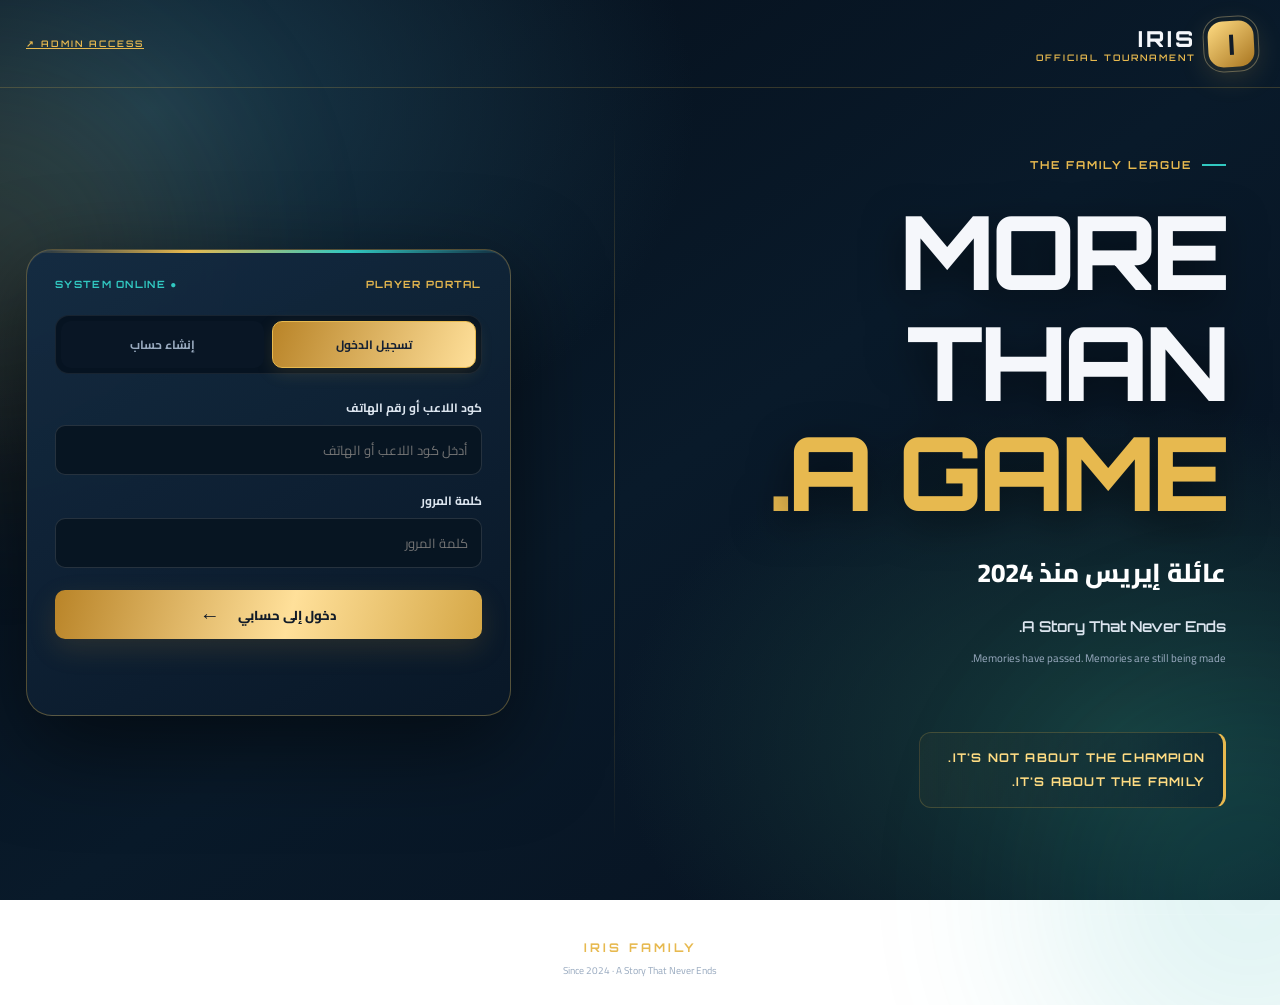
<file: index.html>
<!doctype html>
<html lang="ar" dir="rtl">
<head>
<meta charset="utf-8"><meta name="viewport" content="width=device-width,initial-scale=1">
<meta name="theme-color" content="#07111f">
<meta name="description" content="IRIS Official — The family tournament platform">
<title>IRIS Official | Since 2024</title>
<link rel="preconnect" href="https://fonts.googleapis.com"><link rel="preconnect" href="https://fonts.gstatic.com" crossorigin>
<link href="https://fonts.googleapis.com/css2?family=Cairo:wght@400;500;600;700;800;900&family=Orbitron:wght@500;600;700;800&display=swap" rel="stylesheet">
<link rel="stylesheet" href="assets/css/style.css?v=iris-api-switch-20261119">
</head>
<body>
<div class="glow glow-a"></div><div class="glow glow-b"></div>
<header class="topbar"><a class="brand" href="#"><span class="brand-mark">I</span><span><b>IRIS</b><small>OFFICIAL TOURNAMENT</small></span></a><a class="since" href="admin.html">ADMIN ACCESS ↗</a></header>
<main>
<section id="authView" class="auth-layout">
  <div class="hero">
    <div class="eyebrow"><i></i> THE FAMILY LEAGUE</div>
    <h1>MORE THAN<br><em>A GAME.</em></h1>
    <p class="hero-ar">عائلة إيريس منذ 2024</p>
    <p class="story">A Story That Never Ends.<br><span>Memories have passed. Memories are still being made.</span></p>
    <div class="motto">IT'S NOT ABOUT THE CHAMPION.<br>IT'S ABOUT THE FAMILY.</div>
  </div>
  <section class="auth-card">
    <div class="card-kicker">PLAYER PORTAL <span>● SYSTEM ONLINE</span></div>
    <div class="tabs"><button class="tab active" data-tab="login">تسجيل الدخول</button><button class="tab" data-tab="register">إنشاء حساب</button></div>
    <form id="loginForm">
      <label>كود اللاعب أو رقم الهاتف</label><input name="identity" required autocomplete="username" placeholder="أدخل كود اللاعب أو الهاتف">
      <label>كلمة المرور</label><input name="password" type="password" required autocomplete="current-password" placeholder="كلمة المرور">
      <button class="primary" type="submit">دخول إلى حسابي <b>←</b></button>
    </form>
    <form id="registerForm" class="hidden">
      <p class="form-intro">قدّم طلب الانضمام إلى عائلة IRIS. سيتم مراجعة طلبك من الإدارة قبل تفعيل الحساب.</p>
      <label>الاسم الثلاثي</label><input name="full_name" required minlength="5" placeholder="الاسم الأول والثاني والثالث">
      <label>رقم الهاتف</label><input name="phone" type="tel" required placeholder="رقم الهاتف">
      <label>مركزك في الملعب</label><select name="position" required><option value="">اختر مركزك</option><option>حارس مرمى</option><option>مدافع</option><option>وسط ملعب</option><option>جناح</option><option>مهاجم</option><option>متعدد المراكز</option></select>
      <label>كلمة المرور</label><input name="password" type="password" minlength="8" required placeholder="8 أحرف على الأقل">
      <button class="primary" type="submit">إرسال طلب التسجيل <b>←</b></button>
    </form>
    <p id="authMessage" class="message" role="status"></p>
  </section>
</section>
<section id="playerView" class="hidden">
  <div class="welcome-row"><div><div class="eyebrow">PLAYER DASHBOARD</div><h1 id="playerName">ملف اللاعب</h1><p id="playerTeam">بانتظار تحميل بياناتك...</p></div><button id="logoutBtn" class="outline">تسجيل الخروج</button></div>
  <nav class="player-nav"><button data-section="overview" class="active">نظرة عامة</button><button data-section="matches">المباريات</button><button data-section="requests">طلباتي</button><button data-section="profile">ملفي الشخصي</button></nav>
  <div id="playerContent" class="panel"></div>
</section>
</main>
<footer><b>IRIS FAMILY</b><span>Since 2024 · A Story That Never Ends</span></footer>
<script src="assets/js/config.js?v=iris-timeout-fix-20261119"></script><script src="assets/js/app.js?v=iris-timeout-fix-20261119"></script>
</body></html>
</file>
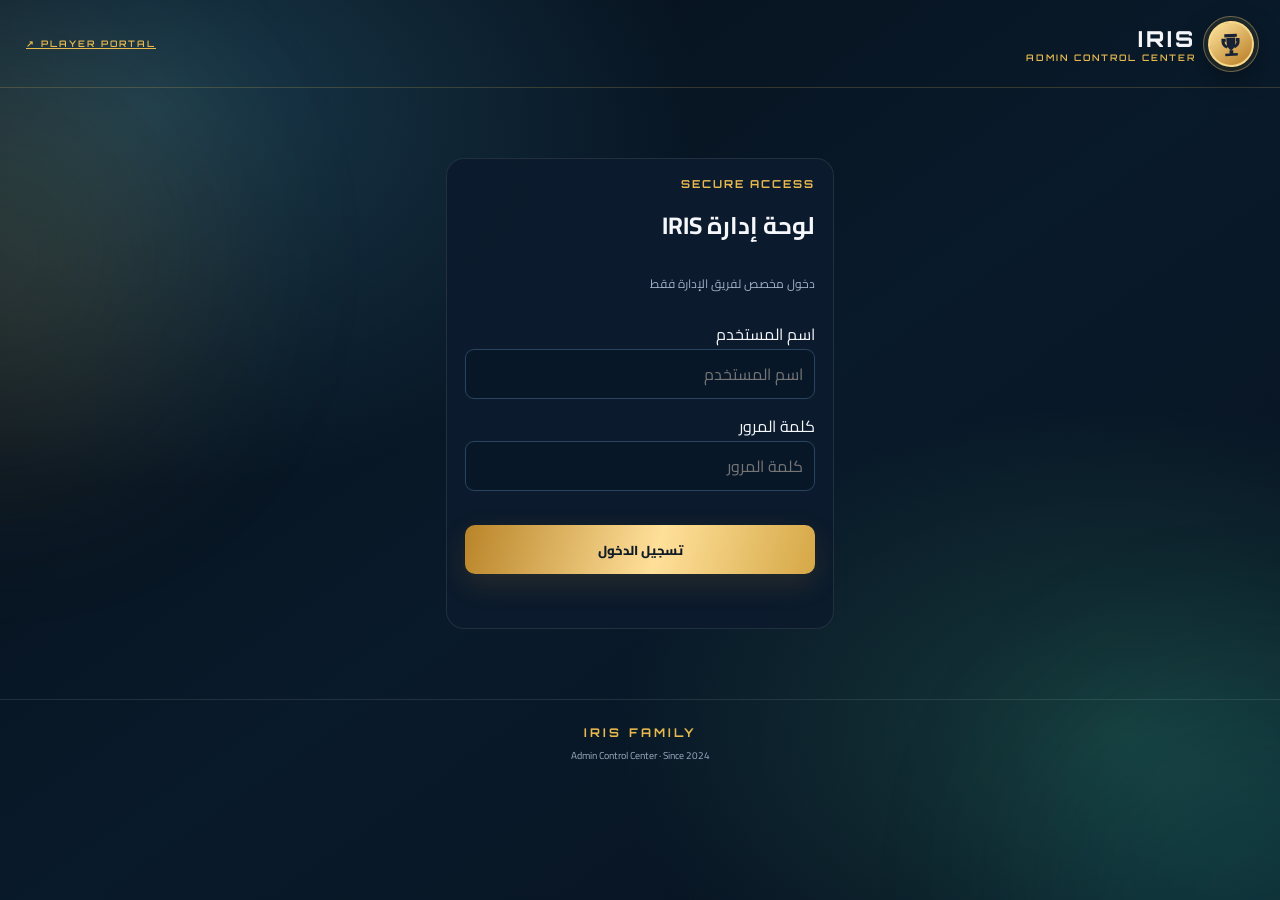
<file: admin.html>
<!doctype html>
<html lang="ar" dir="rtl">
<head>
<meta charset="utf-8"><meta name="viewport" content="width=device-width,initial-scale=1">
<meta name="theme-color" content="#07111f"><title>IRIS Admin | لوحة الإدارة</title>
<link rel="preconnect" href="https://fonts.googleapis.com"><link rel="preconnect" href="https://fonts.gstatic.com" crossorigin>
<link href="https://fonts.googleapis.com/css2?family=Cairo:wght@400;500;600;700;800;900&family=Orbitron:wght@500;600;700&display=swap" rel="stylesheet">
<link rel="stylesheet" href="assets/css/style.css?v=iris-api-switch-20261119">
<style>
.admin-shell{max-width:1200px;margin:30px auto;padding:0 18px}.admin-head,.admin-toolbar{display:flex;align-items:center;justify-content:space-between;gap:14px;flex-wrap:wrap}.admin-head h1{margin:5px 0}.admin-grid{display:grid;grid-template-columns:220px 1fr;gap:18px;margin-top:22px}.admin-nav,.admin-main,.login-box{background:rgba(12,27,45,.94);border:1px solid rgba(255,255,255,.09);border-radius:18px;padding:18px}.admin-nav{display:flex;flex-direction:column;gap:8px;height:max-content}.admin-nav button,.admin-action{background:transparent;border:1px solid rgba(255,255,255,.1);color:inherit;padding:11px 13px;border-radius:10px;text-align:right;cursor:pointer;font:inherit}.admin-nav button.active,.admin-action.primary{background:#13b8a6;color:#06131d;border-color:#13b8a6;font-weight:800}.admin-main{min-height:480px}.metric-grid{display:grid;grid-template-columns:repeat(auto-fit,minmax(140px,1fr));gap:12px}.metric{padding:18px;border-radius:14px;background:#10243a;border:1px solid rgba(255,255,255,.07)}.metric b{display:block;font:700 28px Orbitron;color:#27d6c3}.metric span{color:#b8c7d8}.admin-table-wrap{overflow:auto;margin-top:14px}table{width:100%;border-collapse:collapse;min-width:600px}th,td{padding:12px;border-bottom:1px solid rgba(255,255,255,.09);text-align:right;vertical-align:middle}th{color:#65d9cd}.admin-form{display:grid;grid-template-columns:repeat(2,minmax(0,1fr));gap:12px;margin:14px 0}.admin-form label{display:flex;flex-direction:column;gap:6px;color:#c9d7e6}.admin-form input,.admin-form select,.admin-form textarea,.login-box input{background:#081727;border:1px solid #29445e;color:white;border-radius:9px;padding:11px;font:inherit;width:100%;box-sizing:border-box}.admin-form textarea{min-height:90px}.admin-form .wide{grid-column:1/-1}.admin-login{max-width:420px;margin:70px auto;padding:0 16px}.admin-login .login-box{display:grid;gap:12px}.admin-login h1{margin:0}.admin-error{color:#ff8b8b;min-height:24px}.pill{display:inline-block;padding:3px 9px;border-radius:99px;background:#183a4b;color:#8fe7dc;font-size:12px}.row-actions{display:flex;gap:7px;flex-wrap:wrap}.small{font-size:12px;color:#9fb2c7}.hidden{display:none!important}
@media(max-width:760px){.admin-grid{grid-template-columns:1fr}.admin-nav{display:grid;grid-template-columns:repeat(2,minmax(0,1fr))}.admin-form{grid-template-columns:1fr}.admin-form .wide{grid-column:auto}}

/* IRIS tournament admin refresh */
.brand-mark{border-radius:50%;background:linear-gradient(145deg,#ffe6a0,#b77b22);border:2px solid #f8d98b;box-shadow:0 0 0 5px #e7b94f18,0 10px 30px #0007;color:#172235}
.brand-mark svg{width:30px;height:30px}
.admin-shell{max-width:1380px;margin:24px auto 44px}
.admin-head{padding:24px 26px;border:1px solid #e7b94f38;border-radius:22px;background:linear-gradient(115deg,#152b42,#0d1b2b 65%,#192d40);box-shadow:0 18px 55px #0005}
.admin-head h1{font-size:clamp(25px,4vw,36px);letter-spacing:-.5px}
.admin-grid{grid-template-columns:245px minmax(0,1fr);gap:20px;margin-top:20px}
.admin-nav{position:sticky;top:14px;border-color:#e7b94f28;background:linear-gradient(180deg,#12243a,#0b1928)}
.admin-nav button{transition:.2s;border-color:transparent;border-right:3px solid transparent}
.admin-nav button:hover,.admin-nav button.active{border-color:#e7b94f45;border-right-color:var(--gold);background:linear-gradient(90deg,#e7b94f12,#31c8c108);color:var(--gold2)}
.admin-main{border-color:#e7b94f24;background:linear-gradient(145deg,#122238f5,#0b1928f5);border-radius:20px;padding:24px}
.admin-main h2{font-size:23px;margin:0 0 8px;color:#ffe2a0}
.admin-main h3{color:#e7c77e}
.metric{border-color:#e7b94f22;background:linear-gradient(145deg,#162e47,#0c1b2c);position:relative;overflow:hidden}
.metric:after{content:"";position:absolute;width:75px;height:75px;border:1px solid #e7b94f20;border-radius:50%;left:-20px;bottom:-34px}
.metric b{color:#f2cc76}
.admin-form{padding:18px;border:1px solid #e7b94f25;border-radius:16px;background:#09182780}
.admin-form input:focus,.admin-form select:focus,.admin-form textarea:focus{border-color:#d8ad50;box-shadow:0 0 0 3px #d8ad5018}
.admin-action.primary{background:linear-gradient(110deg,#b98428,#ffe09a);border-color:#e7b94f;color:#152033}
.admin-table-wrap{border:1px solid #e7b94f20;border-radius:14px}
table{min-width:760px}th{background:#162a40;color:#f2d58f;position:sticky;top:0}tr:hover td{background:#ffffff06}
.section-heading{display:flex;align-items:center;justify-content:space-between;gap:12px;flex-wrap:wrap;margin-bottom:16px}
.count-chip{border:1px solid #e7b94f55;border-radius:99px;padding:7px 13px;color:#f2d58f;background:#e7b94f12;font-size:12px}
.search-label{display:block;margin:20px 0 10px;color:#e7c77e;font-weight:700;font-size:12px}
.search-label input{margin-top:7px}
@media(max-width:760px){.admin-grid{grid-template-columns:1fr}.admin-nav{position:static}.admin-main{padding:16px}.admin-head{padding:18px}.admin-shell{margin-top:14px}}
</style></head>
<body><div class="glow glow-a"></div><div class="glow glow-b"></div>
<header class="topbar"><a class="brand" href="index.html"><span class="brand-mark" aria-label="IRIS Tournament"><svg viewBox="0 0 48 48" role="img" aria-label="IRIS"><path d="M14 8h20v5H14zM17 14h14v8c0 6-3 10-7 12-4-2-7-6-7-12zM10 15h6v5h-2c0 4 2 6 5 7l-2 4c-5-2-8-6-8-11v-5zm22 0h6v5c0 5-3 9-8 11l-2-4c3-1 5-4 5-7h-1zM21 34h6v5h7v4H14v-4h7z" fill="currentColor"/></svg></span><span><b>IRIS</b><small>ADMIN CONTROL CENTER</small></span></a><a class="since" href="index.html">PLAYER PORTAL ↗</a></header>
<main class="admin-shell">
<section id="adminLogin" class="admin-login"><div class="login-box"><div class="eyebrow">SECURE ACCESS</div><h1>لوحة إدارة IRIS</h1><p class="small">دخول مخصص لفريق الإدارة فقط</p><label>اسم المستخدم<input id="adminUsername" autocomplete="username" placeholder="اسم المستخدم"></label><label>كلمة المرور<input id="adminPassword" type="password" autocomplete="current-password" placeholder="كلمة المرور"></label><button id="adminLoginBtn" class="primary">تسجيل الدخول</button><div id="loginError" class="admin-error" role="status"></div></div></section>
<section id="adminApp" class="hidden">
<div class="admin-head"><div><div class="eyebrow">IRIS OFFICIAL TOURNAMENT</div><h1>مركز إدارة البطولة</h1><p id="adminWelcome" class="small"></p></div><button id="adminLogout" class="outline">تسجيل الخروج</button></div>
<div class="admin-grid"><nav class="admin-nav" id="adminNav">
<button class="active" data-view="dashboard">نظرة عامة</button><button data-view="registrations">طلبات الانضمام</button><button data-view="players">اللاعبون</button><button data-view="teams">الفرق</button><button data-view="matches">المباريات والنتائج</button><button data-view="requests">طلبات اللاعبين</button><button data-view="announcements">الإعلانات</button><button data-view="admins">حسابات الإدارة</button><button data-view="audit">سجل النشاط</button>
</nav><section class="admin-main"><div id="adminContent">جارٍ التحميل...</div></section></div>
</section></main><footer><b>IRIS FAMILY</b><span>Admin Control Center · Since 2024</span></footer>
<script src="assets/js/config.js?v=iris-api-switch-20261119"></script><script src="assets/js/admin.js?v=iris-api-switch-20261119"></script></body></html>
</file>
<file: assets/css/style.css>
:root{--bg:#07111f;--panel:#101e30;--panel2:#14263b;--gold:#e7b94f;--gold2:#ffdc83;--teal:#31c8c1;--text:#f5f7fb;--muted:#9aabc0;--line:#ffffff1a;--red:#ff7f80}*{box-sizing:border-box}body{margin:0;min-height:100vh;background:radial-gradient(ellipse at 75% 0%,#18344a 0,transparent 42%),var(--bg);color:var(--text);font-family:Cairo,Arial,sans-serif;overflow-x:hidden}.glow{position:fixed;width:420px;height:420px;border-radius:50%;filter:blur(100px);opacity:.13;pointer-events:none;z-index:-1}.glow-a{background:#dba93c;top:5%;left:-220px}.glow-b{background:#19aaa7;bottom:-200px;right:-180px}.topbar{height:82px;max-width:1200px;margin:auto;padding:0 26px;display:flex;align-items:center;justify-content:space-between;border-bottom:1px solid var(--line)}.brand{display:flex;align-items:center;gap:12px;color:inherit;text-decoration:none}.brand-mark{width:46px;height:46px;border-radius:14px;display:grid;place-items:center;background:linear-gradient(140deg,var(--gold2),#a87520);color:#111b28;font:800 28px Orbitron;box-shadow:0 8px 30px #e7b94f33}.brand span:last-child{display:grid}.brand b{font:800 22px Orbitron;letter-spacing:3px}.brand small,.since{font:600 9px Orbitron;letter-spacing:2px;color:var(--gold)}main{max-width:1200px;margin:auto;padding:48px 26px 70px}.auth-layout{display:grid;grid-template-columns:1.1fr .8fr;gap:70px;align-items:center;min-height:650px}.hero{padding:20px 0}.eyebrow{font:700 11px Orbitron;letter-spacing:2px;color:var(--gold);display:flex;align-items:center;gap:10px}.eyebrow i{width:24px;height:2px;background:var(--teal)}.hero h1{font:800 clamp(54px,7vw,92px)/1.08 Orbitron;margin:24px 0 10px;letter-spacing:-4px}.hero h1 em{font-style:normal;color:var(--gold)}.hero-ar{font-size:23px;font-weight:800;margin:20px 0 2px}.story{font:600 14px/2 Orbitron;color:#dbe4ee}.story span{font:400 11px Cairo;color:var(--muted)}.motto{margin-top:45px;padding-right:18px;border-right:3px solid var(--gold);font:700 12px/2 Orbitron;letter-spacing:1px;color:var(--gold2)}.auth-card,.panel{background:linear-gradient(150deg,#14263bfa,#0c1929fa);border:1px solid #e7b94f30;border-radius:22px;padding:28px;box-shadow:0 25px 80px #0006}.card-kicker{font:700 9px Orbitron;letter-spacing:1.3px;color:var(--gold);display:flex;justify-content:space-between}.card-kicker span{color:var(--teal)}.tabs{display:flex;gap:8px;margin:27px 0 22px}.tab,.player-nav button{flex:1;border:1px solid var(--line);background:#091625;color:var(--muted);border-radius:10px;padding:11px;font:700 12px Cairo;cursor:pointer}.tab.active,.player-nav button.active{border-color:var(--gold);color:var(--gold);background:#e7b94f12}form label{display:block;font-size:12px;font-weight:700;margin:14px 0 6px;color:#dce5ef}input,select{width:100%;height:47px;border:1px solid var(--line);border-radius:10px;background:#091625;color:white;padding:0 13px;font:13px Cairo;outline:none}input:focus,select:focus{border-color:var(--teal)}select option{background:#102033}.primary{margin-top:22px;width:100%;height:49px;border:0;border-radius:10px;background:linear-gradient(100deg,#b98428,var(--gold2));color:#111b28;font:800 13px Cairo;cursor:pointer;display:flex;justify-content:center;align-items:center;gap:18px}.primary b{font-size:20px}.form-intro,.message{font-size:11px;line-height:1.9;color:var(--muted)}.message{min-height:24px;color:var(--teal)}.hidden{display:none!important}.welcome-row{display:flex;align-items:center;justify-content:space-between;margin:10px 0 25px}.welcome-row h1{margin:8px 0;font-size:32px}.welcome-row p{margin:0;color:var(--muted)}.outline{border:1px solid var(--line);background:transparent;color:var(--text);border-radius:9px;padding:10px 17px;cursor:pointer}.player-nav{display:flex;gap:8px;margin-bottom:18px}.panel{min-height:240px}.stat-grid{display:grid;grid-template-columns:repeat(4,1fr);gap:12px}.stat{background:#091625;border:1px solid var(--line);border-radius:14px;padding:18px}.stat b{display:block;font:700 27px Orbitron;color:var(--gold)}.stat span{font-size:11px;color:var(--muted)}footer{border-top:1px solid var(--line);padding:25px;text-align:center;display:grid;gap:6px;color:var(--muted);font-size:10px}footer b{font:700 12px Orbitron;letter-spacing:3px;color:var(--gold)}@media(max-width:800px){main{padding:28px 17px 50px}.auth-layout{grid-template-columns:1fr;gap:25px;min-height:0}.hero{padding:10px 0}.hero h1{font-size:58px}.motto{margin-top:22px}.auth-card{padding:22px}.topbar{padding:0 17px}.stat-grid{grid-template-columns:repeat(2,1fr)}.player-nav{overflow:auto}.player-nav button{min-width:100px}.welcome-row h1{font-size:25px}}
.request-form{max-width:680px;margin:16px 0 28px;padding:18px;background:#091625;border:1px solid var(--line);border-radius:14px}.request-form label{display:block;margin:10px 0 5px}.request-form textarea{width:100%;min-height:110px;border:1px solid var(--line);border-radius:10px;background:#091625;color:white;padding:12px;font:13px Cairo;resize:vertical}.request-form select{margin-bottom:8px}.list-item{padding:13px 0;border-bottom:1px solid var(--line)}.list-item p{margin:5px 0;color:var(--muted);font-size:12px}


/* IRIS visual refresh — public portal */
body{background:radial-gradient(ellipse at 12% 12%,#1a3b4d 0,transparent 34%),radial-gradient(ellipse at 88% 82%,#173b3b 0,transparent 32%),linear-gradient(145deg,#050d18,#091a2a 52%,#07111f);background-attachment:fixed}
.topbar{max-width:1320px;height:88px;border-bottom-color:#e7b94f35}
.brand-mark{border-radius:15px;transform:rotate(-3deg);outline:1px solid #ffe09a55;outline-offset:4px}
main{max-width:1320px;padding-top:34px}
.auth-layout{min-height:680px;gap:clamp(32px,6vw,88px)}
.hero{position:relative;padding:36px 28px 36px 0}
.hero:before{content:"";position:absolute;inset:0 auto 0 4%;width:1px;background:linear-gradient(transparent,#e7b94f70,transparent)}
.hero h1{font-size:clamp(58px,8vw,104px);text-shadow:0 12px 40px #0008}
.hero-ar{font-size:26px;color:#fff}
.story{font-size:15px}
.motto{display:inline-block;padding:13px 18px 13px 28px;border:1px solid #e7b94f35;border-right:3px solid var(--gold);border-radius:12px;background:linear-gradient(90deg,#e7b94f0a,#0b1b2b88);letter-spacing:1.2px}
.auth-card,.panel{position:relative;overflow:hidden;border:1px solid #e7b94f55;border-radius:26px;background:linear-gradient(150deg,#142b42f5,#091827f7);box-shadow:0 30px 90px #0008, inset 0 1px #ffffff12}
.auth-card:before{content:"";position:absolute;inset:0 0 auto;height:3px;background:linear-gradient(90deg,transparent,var(--gold),var(--teal),transparent)}
.card-kicker{font-size:10px}
.tabs{padding:5px;border:1px solid #ffffff12;border-radius:14px;background:#061321;margin:25px 0 22px}
.tab{border-color:transparent;transition:.2s}
.tab.active{background:linear-gradient(110deg,#b98428,#ffe09a);color:#142033;border-color:#e7b94f;box-shadow:0 5px 18px #e7b94f22}
input,select{height:50px;border-color:#ffffff20;background:#071522}
input:focus,select:focus{border-color:var(--gold);box-shadow:0 0 0 3px #e7b94f18}
.primary{background:linear-gradient(105deg,#b98428,#ffe09a 55%,#d5a746);box-shadow:0 10px 28px #c18b2d28;transition:transform .2s,filter .2s}
.primary:hover{transform:translateY(-2px);filter:brightness(1.06)}
.message{font-size:12px}
@media(max-width:800px){main{padding-top:20px}.auth-layout{gap:20px}.hero{padding:16px 0 8px}.hero:before{display:none}.hero h1{font-size:clamp(52px,14vw,72px)}.motto{margin-top:18px}.auth-card{border-radius:20px}}
</file>
